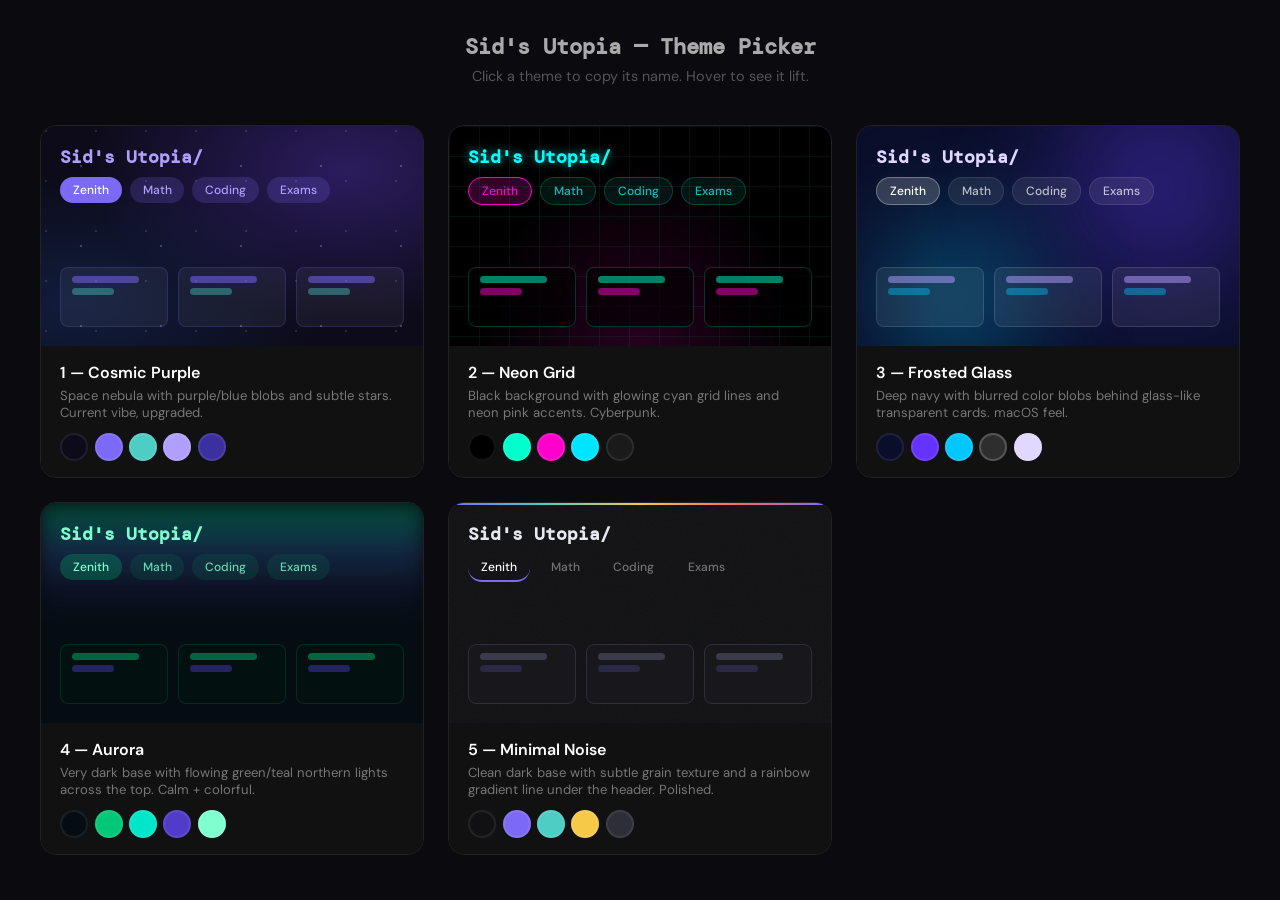
<file: themes-preview.html>
<!DOCTYPE html>
<html lang="en">
<head>
  <meta charset="UTF-8" />
  <title>Sid's Utopia — Theme Picker</title>
  <link href="https://fonts.googleapis.com/css2?family=DM+Sans:wght@400;600&family=DM+Mono:wght@500&display=swap" rel="stylesheet">
  <style>
    * { margin: 0; padding: 0; box-sizing: border-box; }
    body {
      font-family: 'DM Sans', sans-serif;
      background: #0a0a0f;
      color: white;
      padding: 2rem;
    }
    h1 {
      text-align: center;
      font-family: 'DM Mono', monospace;
      font-size: 1.4rem;
      color: #aaa;
      margin-bottom: 0.4rem;
    }
    .subtitle { text-align: center; color: #555; font-size: 0.9rem; margin-bottom: 2.5rem; }

    .grid {
      display: grid;
      grid-template-columns: repeat(auto-fill, minmax(340px, 1fr));
      gap: 1.5rem;
      max-width: 1200px;
      margin: 0 auto;
    }

    .theme-card {
      border-radius: 16px;
      overflow: hidden;
      border: 1px solid #222;
      cursor: pointer;
      transition: transform 0.2s, border-color 0.2s;
    }
    .theme-card:hover { transform: translateY(-4px); border-color: #555; }

    .preview {
      height: 220px;
      position: relative;
      display: flex;
      flex-direction: column;
      padding: 1.2rem;
      gap: 0.6rem;
      overflow: hidden;
    }

    .mock-title {
      font-family: 'DM Mono', monospace;
      font-size: 1.1rem;
      font-weight: 600;
      position: relative;
      z-index: 2;
    }
    .mock-tabs {
      display: flex;
      gap: 0.5rem;
      position: relative;
      z-index: 2;
    }
    .mock-tab {
      padding: 0.3rem 0.8rem;
      border-radius: 20px;
      font-size: 0.75rem;
      font-weight: 500;
    }
    .mock-cards {
      display: flex;
      gap: 0.6rem;
      margin-top: auto;
      position: relative;
      z-index: 2;
    }
    .mock-card {
      flex: 1;
      height: 60px;
      border-radius: 8px;
      padding: 0.5rem 0.7rem;
      font-size: 0.72rem;
      display: flex;
      flex-direction: column;
      gap: 0.3rem;
    }
    .mock-line {
      height: 7px;
      border-radius: 4px;
      width: 80%;
    }
    .mock-line.short { width: 50%; }

    .info {
      padding: 1rem 1.2rem;
      background: #111;
    }
    .theme-name { font-weight: 600; font-size: 1rem; margin-bottom: 0.25rem; }
    .theme-desc { font-size: 0.82rem; color: #777; margin-bottom: 0.75rem; }
    .palette { display: flex; gap: 0.4rem; }
    .swatch {
      width: 28px; height: 28px;
      border-radius: 50%;
      border: 2px solid rgba(255,255,255,0.08);
    }

    /* ── OPTION 1: COSMIC PURPLE ── */
    .t1 .preview {
      background: #0d0b1a;
    }
    .t1 .blob1 {
      position: absolute; inset: 0;
      background: radial-gradient(ellipse at 80% 20%, rgba(100,60,220,0.35) 0%, transparent 60%),
                  radial-gradient(ellipse at 10% 80%, rgba(30,100,200,0.2) 0%, transparent 50%);
    }
    .t1 .stars {
      position: absolute; inset: 0;
      background-image:
        radial-gradient(circle, rgba(255,255,255,0.7) 1px, transparent 1px),
        radial-gradient(circle, rgba(255,255,255,0.4) 1px, transparent 1px);
      background-size: 80px 80px, 50px 50px;
      background-position: 0 0, 30px 30px;
      opacity: 0.3;
    }
    .t1 .mock-title { color: #b09fff; }
    .t1 .mock-tab { background: rgba(124,106,247,0.2); color: #b09fff; }
    .t1 .mock-tab.active { background: #7c6af7; color: white; }
    .t1 .mock-card { background: rgba(255,255,255,0.05); border: 1px solid rgba(124,106,247,0.2); }
    .t1 .mock-line { background: rgba(124,106,247,0.5); }
    .t1 .mock-line.short { background: rgba(78,205,196,0.4); }

    /* ── OPTION 2: NEON GRID ── */
    .t2 .preview {
      background: #000;
    }
    .t2 .grid-bg {
      position: absolute; inset: 0;
      background-image:
        linear-gradient(rgba(0,255,200,0.07) 1px, transparent 1px),
        linear-gradient(90deg, rgba(0,255,200,0.07) 1px, transparent 1px);
      background-size: 30px 30px;
    }
    .t2 .glow {
      position: absolute; inset: 0;
      background: radial-gradient(ellipse at 50% 100%, rgba(255,0,200,0.15) 0%, transparent 60%);
    }
    .t2 .mock-title { color: #0ff; text-shadow: 0 0 10px rgba(0,255,255,0.6); }
    .t2 .mock-tab { background: rgba(0,255,200,0.08); color: #0ffb; border: 1px solid rgba(0,255,200,0.2); }
    .t2 .mock-tab.active { background: rgba(255,0,200,0.2); color: #ff00cc; border-color: #ff00cc; }
    .t2 .mock-card { background: rgba(0,0,0,0.6); border: 1px solid rgba(0,255,200,0.2); }
    .t2 .mock-line { background: rgba(0,255,200,0.5); }
    .t2 .mock-line.short { background: rgba(255,0,200,0.5); }

    /* ── OPTION 3: FROSTED GLASS ── */
    .t3 .preview {
      background: #0a0e2a;
    }
    .t3 .blob1 {
      position: absolute;
      width: 200px; height: 200px;
      border-radius: 50%;
      background: rgba(100, 60, 255, 0.4);
      filter: blur(60px);
      top: -40px; right: -20px;
    }
    .t3 .blob2 {
      position: absolute;
      width: 160px; height: 160px;
      border-radius: 50%;
      background: rgba(0, 200, 255, 0.3);
      filter: blur(50px);
      bottom: -30px; left: 20px;
    }
    .t3 .mock-title { color: #e0d8ff; }
    .t3 .mock-tab {
      background: rgba(255,255,255,0.08);
      color: rgba(255,255,255,0.7);
      backdrop-filter: blur(10px);
      border: 1px solid rgba(255,255,255,0.1);
    }
    .t3 .mock-tab.active {
      background: rgba(255,255,255,0.18);
      color: white;
      border-color: rgba(255,255,255,0.3);
    }
    .t3 .mock-card {
      background: rgba(255,255,255,0.07);
      border: 1px solid rgba(255,255,255,0.12);
      backdrop-filter: blur(10px);
    }
    .t3 .mock-line { background: rgba(180,160,255,0.5); }
    .t3 .mock-line.short { background: rgba(0,200,255,0.4); }

    /* ── OPTION 4: AURORA ── */
    .t4 .preview {
      background: #060d12;
    }
    .t4 .aurora {
      position: absolute; top: 0; left: 0; right: 0; height: 120px;
      background: linear-gradient(180deg,
        rgba(0,200,120,0.25) 0%,
        rgba(80,60,200,0.2) 40%,
        transparent 100%);
      filter: blur(8px);
    }
    .t4 .aurora2 {
      position: absolute; top: 10px; left: 0; right: 0; height: 80px;
      background: linear-gradient(180deg,
        rgba(0,230,200,0.15) 0%,
        transparent 100%);
      filter: blur(12px);
    }
    .t4 .mock-title { color: #7fffcf; }
    .t4 .mock-tab { background: rgba(0,200,120,0.1); color: rgba(127,255,207,0.8); }
    .t4 .mock-tab.active { background: rgba(0,200,120,0.25); color: #7fffcf; }
    .t4 .mock-card { background: rgba(0,20,15,0.6); border: 1px solid rgba(0,200,120,0.15); }
    .t4 .mock-line { background: rgba(0,200,120,0.45); }
    .t4 .mock-line.short { background: rgba(80,60,200,0.45); }

    /* ── OPTION 5: MINIMAL NOISE ── */
    .t5 .preview {
      background: #111114;
    }
    .t5 .noise {
      position: absolute; inset: 0;
      opacity: 0.04;
      background-image: url("data:image/svg+xml,%3Csvg viewBox='0 0 200 200' xmlns='http://www.w3.org/2000/svg'%3E%3Cfilter id='n'%3E%3CfeTurbulence type='fractalNoise' baseFrequency='0.9' numOctaves='4'/%3E%3C/filter%3E%3Crect width='100%25' height='100%25' filter='url(%23n)'/%3E%3C/svg%3E");
      background-size: 200px;
    }
    .t5 .header-line {
      position: absolute; top: 0; left: 0; right: 0; height: 2px;
      background: linear-gradient(90deg, #7c6af7, #4ecdc4, #f7c948, #f76a6a, #7c6af7);
    }
    .t5 .mock-title { color: #e8e8f0; }
    .t5 .mock-tab { color: rgba(255,255,255,0.4); }
    .t5 .mock-tab.active {
      color: white;
      border-bottom: 2px solid #7c6af7;
    }
    .t5 .mock-card { background: #18181c; border: 1px solid #2e2e38; }
    .t5 .mock-line { background: #3a3a4a; }
    .t5 .mock-line.short { background: #7c6af730; }
  </style>
</head>
<body>

<h1>Sid's Utopia — Theme Picker</h1>
<p class="subtitle">Click a theme to copy its name. Hover to see it lift.</p>

<div class="grid">

  <!-- OPTION 1 -->
  <div class="theme-card t1" onclick="pick('Cosmic Purple')">
    <div class="preview">
      <div class="blob1"></div>
      <div class="stars"></div>
      <div class="mock-title">Sid's Utopia/</div>
      <div class="mock-tabs">
        <span class="mock-tab active">Zenith</span>
        <span class="mock-tab">Math</span>
        <span class="mock-tab">Coding</span>
        <span class="mock-tab">Exams</span>
      </div>
      <div class="mock-cards">
        <div class="mock-card">
          <div class="mock-line"></div>
          <div class="mock-line short"></div>
        </div>
        <div class="mock-card">
          <div class="mock-line"></div>
          <div class="mock-line short"></div>
        </div>
        <div class="mock-card">
          <div class="mock-line"></div>
          <div class="mock-line short"></div>
        </div>
      </div>
    </div>
    <div class="info">
      <div class="theme-name">1 — Cosmic Purple</div>
      <div class="theme-desc">Space nebula with purple/blue blobs and subtle stars. Current vibe, upgraded.</div>
      <div class="palette">
        <div class="swatch" style="background:#0d0b1a"></div>
        <div class="swatch" style="background:#7c6af7"></div>
        <div class="swatch" style="background:#4ecdc4"></div>
        <div class="swatch" style="background:#b09fff"></div>
        <div class="swatch" style="background:#3c2fa0"></div>
      </div>
    </div>
  </div>

  <!-- OPTION 2 -->
  <div class="theme-card t2" onclick="pick('Neon Grid')">
    <div class="preview">
      <div class="grid-bg"></div>
      <div class="glow"></div>
      <div class="mock-title">Sid's Utopia/</div>
      <div class="mock-tabs">
        <span class="mock-tab active">Zenith</span>
        <span class="mock-tab">Math</span>
        <span class="mock-tab">Coding</span>
        <span class="mock-tab">Exams</span>
      </div>
      <div class="mock-cards">
        <div class="mock-card">
          <div class="mock-line"></div>
          <div class="mock-line short"></div>
        </div>
        <div class="mock-card">
          <div class="mock-line"></div>
          <div class="mock-line short"></div>
        </div>
        <div class="mock-card">
          <div class="mock-line"></div>
          <div class="mock-line short"></div>
        </div>
      </div>
    </div>
    <div class="info">
      <div class="theme-name">2 — Neon Grid</div>
      <div class="theme-desc">Black background with glowing cyan grid lines and neon pink accents. Cyberpunk.</div>
      <div class="palette">
        <div class="swatch" style="background:#000"></div>
        <div class="swatch" style="background:#00ffcc"></div>
        <div class="swatch" style="background:#ff00cc"></div>
        <div class="swatch" style="background:#00e5ff"></div>
        <div class="swatch" style="background:#1a1a1a"></div>
      </div>
    </div>
  </div>

  <!-- OPTION 3 -->
  <div class="theme-card t3" onclick="pick('Frosted Glass')">
    <div class="preview">
      <div class="blob1"></div>
      <div class="blob2"></div>
      <div class="mock-title">Sid's Utopia/</div>
      <div class="mock-tabs">
        <span class="mock-tab active">Zenith</span>
        <span class="mock-tab">Math</span>
        <span class="mock-tab">Coding</span>
        <span class="mock-tab">Exams</span>
      </div>
      <div class="mock-cards">
        <div class="mock-card">
          <div class="mock-line"></div>
          <div class="mock-line short"></div>
        </div>
        <div class="mock-card">
          <div class="mock-line"></div>
          <div class="mock-line short"></div>
        </div>
        <div class="mock-card">
          <div class="mock-line"></div>
          <div class="mock-line short"></div>
        </div>
      </div>
    </div>
    <div class="info">
      <div class="theme-name">3 — Frosted Glass</div>
      <div class="theme-desc">Deep navy with blurred color blobs behind glass-like transparent cards. macOS feel.</div>
      <div class="palette">
        <div class="swatch" style="background:#0a0e2a"></div>
        <div class="swatch" style="background:#6433ff"></div>
        <div class="swatch" style="background:#00c8ff"></div>
        <div class="swatch" style="background:rgba(255,255,255,0.12); border-color:#555"></div>
        <div class="swatch" style="background:#e0d8ff"></div>
      </div>
    </div>
  </div>

  <!-- OPTION 4 -->
  <div class="theme-card t4" onclick="pick('Aurora')">
    <div class="preview">
      <div class="aurora"></div>
      <div class="aurora2"></div>
      <div class="mock-title">Sid's Utopia/</div>
      <div class="mock-tabs">
        <span class="mock-tab active">Zenith</span>
        <span class="mock-tab">Math</span>
        <span class="mock-tab">Coding</span>
        <span class="mock-tab">Exams</span>
      </div>
      <div class="mock-cards">
        <div class="mock-card">
          <div class="mock-line"></div>
          <div class="mock-line short"></div>
        </div>
        <div class="mock-card">
          <div class="mock-line"></div>
          <div class="mock-line short"></div>
        </div>
        <div class="mock-card">
          <div class="mock-line"></div>
          <div class="mock-line short"></div>
        </div>
      </div>
    </div>
    <div class="info">
      <div class="theme-name">4 — Aurora</div>
      <div class="theme-desc">Very dark base with flowing green/teal northern lights across the top. Calm + colorful.</div>
      <div class="palette">
        <div class="swatch" style="background:#060d12"></div>
        <div class="swatch" style="background:#00c878"></div>
        <div class="swatch" style="background:#00e6c8"></div>
        <div class="swatch" style="background:#503cc8"></div>
        <div class="swatch" style="background:#7fffcf"></div>
      </div>
    </div>
  </div>

  <!-- OPTION 5 -->
  <div class="theme-card t5" onclick="pick('Minimal Noise')">
    <div class="preview">
      <div class="noise"></div>
      <div class="header-line"></div>
      <div class="mock-title">Sid's Utopia/</div>
      <div class="mock-tabs">
        <span class="mock-tab active">Zenith</span>
        <span class="mock-tab">Math</span>
        <span class="mock-tab">Coding</span>
        <span class="mock-tab">Exams</span>
      </div>
      <div class="mock-cards">
        <div class="mock-card">
          <div class="mock-line"></div>
          <div class="mock-line short"></div>
        </div>
        <div class="mock-card">
          <div class="mock-line"></div>
          <div class="mock-line short"></div>
        </div>
        <div class="mock-card">
          <div class="mock-line"></div>
          <div class="mock-line short"></div>
        </div>
      </div>
    </div>
    <div class="info">
      <div class="theme-name">5 — Minimal Noise</div>
      <div class="theme-desc">Clean dark base with subtle grain texture and a rainbow gradient line under the header. Polished.</div>
      <div class="palette">
        <div class="swatch" style="background:#111114"></div>
        <div class="swatch" style="background:#7c6af7"></div>
        <div class="swatch" style="background:#4ecdc4"></div>
        <div class="swatch" style="background:#f7c948"></div>
        <div class="swatch" style="background:#2e2e38"></div>
      </div>
    </div>
  </div>

</div>

<div id="toast" style="display:none; position:fixed; bottom:2rem; left:50%; transform:translateX(-50%); background:#333; color:white; padding:0.7rem 1.5rem; border-radius:8px; font-size:0.9rem;"></div>

<script>
  function pick(name) {
    const toast = document.getElementById('toast');
    toast.textContent = `You picked: ${name} — tell Claude!`;
    toast.style.display = 'block';
    setTimeout(() => toast.style.display = 'none', 3000);
  }
</script>

</body>
</html>
</file>
